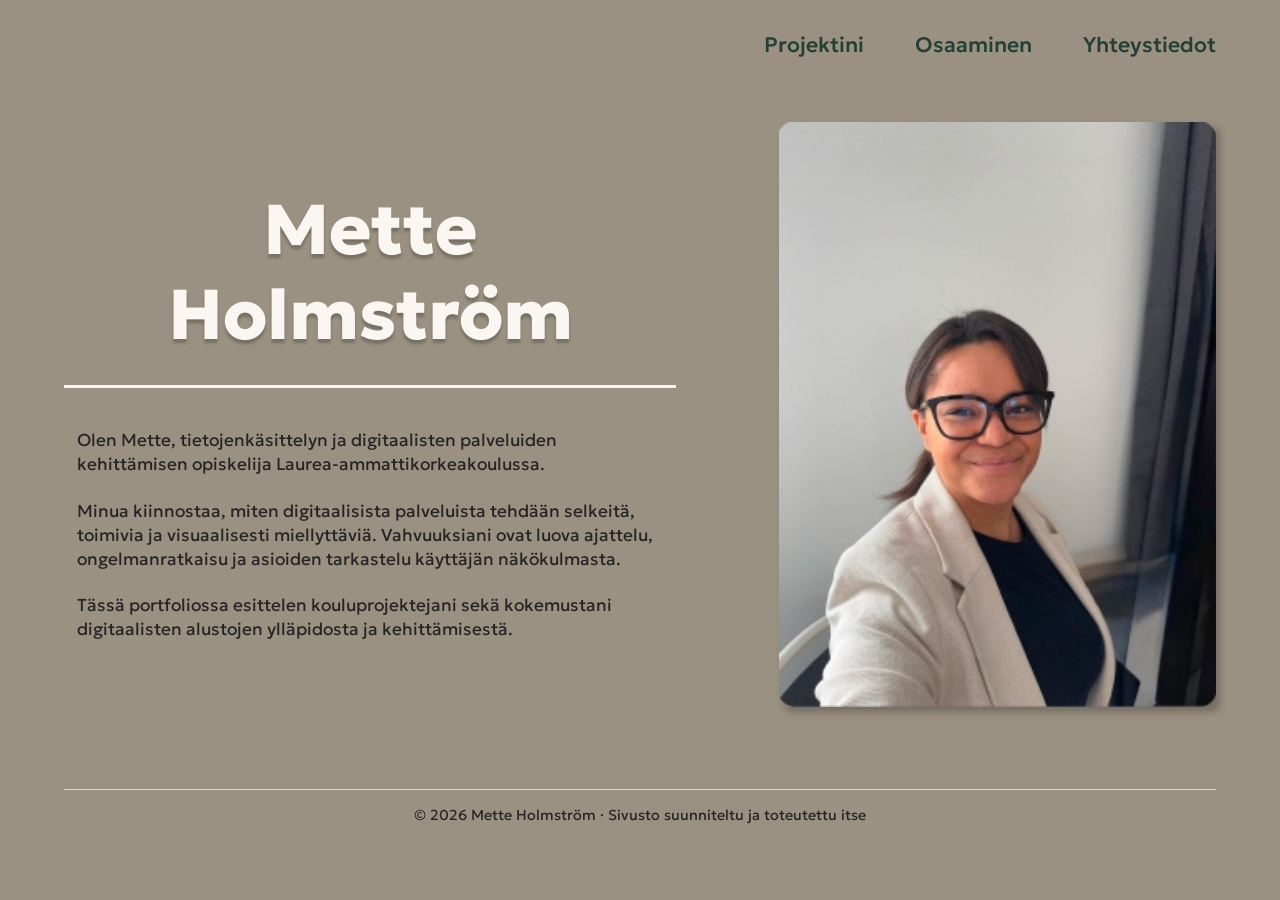
<file: index.html>
<!DOCTYPE html>
<html lang="fi">
<head>
  <meta charset="UTF-8">
  <meta name="viewport" content="width=device-width, initial-scale=1.0">
  <meta name="description" content="Mette Holmströmin portfolio – projektit, osaaminen ja yhteystiedot.">
  <title>Portfolio | Mette Holmström</title>
  <link rel="stylesheet" href="css/styles.css">
  <script src="js/script.js" defer></script>
</head>
<body>
  <div class="portfolio home">
    <header><nav aria-label="Päävalikko"><a href="projektit.html">Projektini</a>
<a href="osaaminen.html">Osaaminen</a>
<a href="yhteystiedot.html">Yhteystiedot</a></nav></header>
    <main>
      <div class="intro-layout">
        <div class="intro-copy">
          <h1>Mette<br>Holmström</h1>
          <div class="intro-text">
            <p>Olen Mette, tietojenkäsittelyn ja digitaalisten palveluiden kehittämisen opiskelija Laurea-ammattikorkeakoulussa.</p>
            <p>Minua kiinnostaa, miten digitaalisista palveluista tehdään selkeitä, toimivia ja visuaalisesti miellyttäviä. Vahvuuksiani ovat luova ajattelu, ongelmanratkaisu ja asioiden tarkastelu käyttäjän näkökulmasta.</p>
            <p>Tässä portfoliossa esittelen kouluprojektejani sekä kokemustani digitaalisten alustojen ylläpidosta ja kehittämisestä.</p>
          </div>
        </div>
        <img class="portrait" src="images/omakuva.jpg" alt="Mette Holmström" width="263" height="352">
      </div>
    </main>
    <footer class="site-footer">
  <p>© 2026 Mette Holmström · Sivusto suunniteltu ja toteutettu itse</p>
</footer>
  </div>
</body>
</html>
</file>
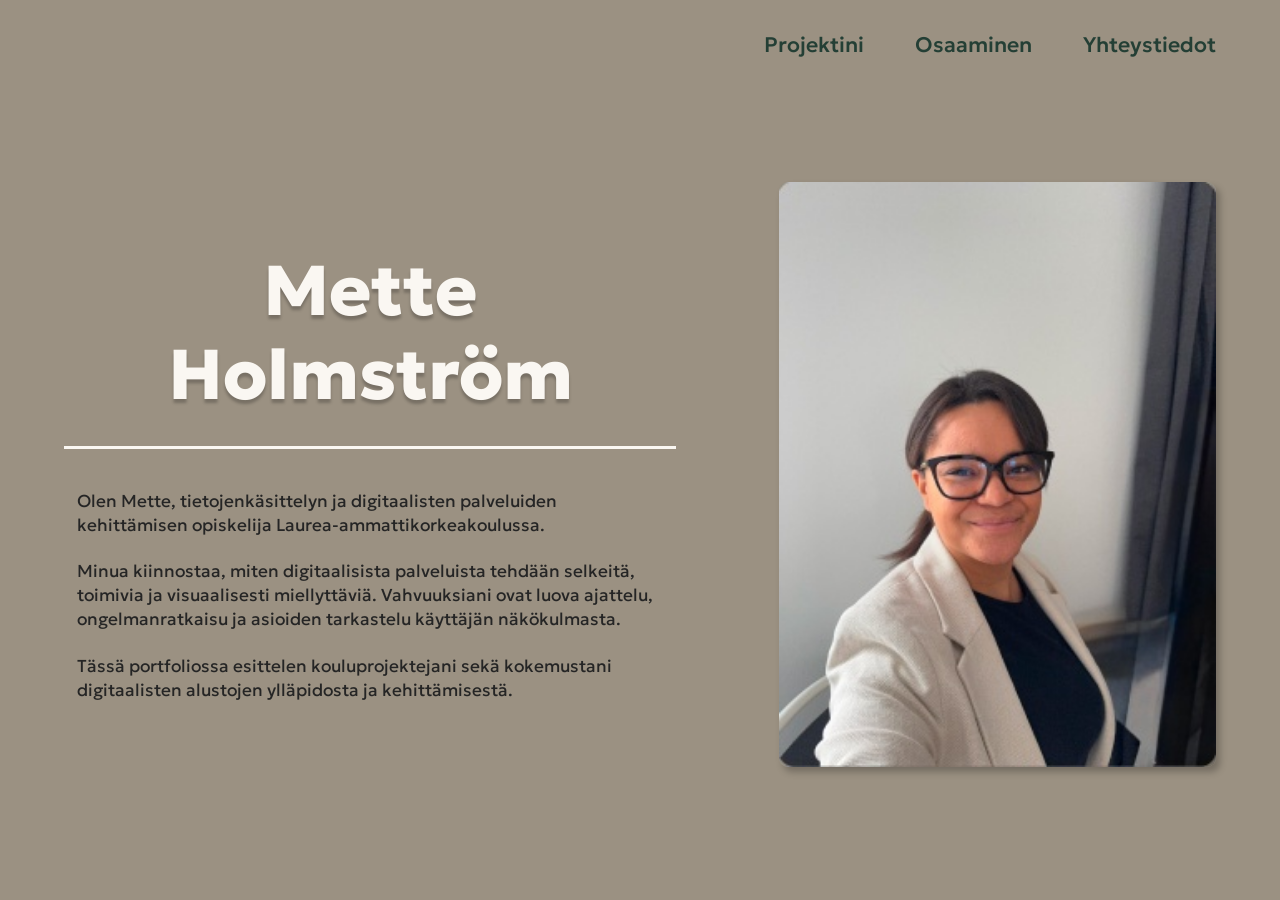
<file: mette-portfolio päivitys/index.html>
<!DOCTYPE html>
<html lang="fi">
<head>
  <meta charset="UTF-8">
  <meta name="viewport" content="width=device-width, initial-scale=1.0">
  <meta name="description" content="Mette Holmströmin portfolio – projektit, osaaminen ja yhteystiedot.">
  <title>Portfolio | Mette Holmström</title>
  <link rel="stylesheet" href="css/styles.css">
  <script src="js/script.js" defer></script>
</head>
<body>
  <div class="portfolio home">
    <header><nav aria-label="Päävalikko"><a href="projektit.html">Projektini</a>
<a href="osaaminen.html">Osaaminen</a>
<a href="yhteystiedot.html">Yhteystiedot</a></nav></header>
    <main>
      <div class="intro-layout">
        <div class="intro-copy">
          <h1>Mette<br>Holmström</h1>
          <div class="intro-text">
            <p>Olen Mette, tietojenkäsittelyn ja digitaalisten palveluiden kehittämisen opiskelija Laurea-ammattikorkeakoulussa.</p>
            <p>Minua kiinnostaa, miten digitaalisista palveluista tehdään selkeitä, toimivia ja visuaalisesti miellyttäviä. Vahvuuksiani ovat luova ajattelu, ongelmanratkaisu ja asioiden tarkastelu käyttäjän näkökulmasta.</p>
            <p>Tässä portfoliossa esittelen kouluprojektejani sekä kokemustani digitaalisten alustojen ylläpidosta ja kehittämisestä.</p>
          </div>
        </div>
        <img class="portrait" src="images/omakuva.jpg" alt="Mette Holmström" width="263" height="352">
      </div></main>
  </div>
</body>
</html>
</file>
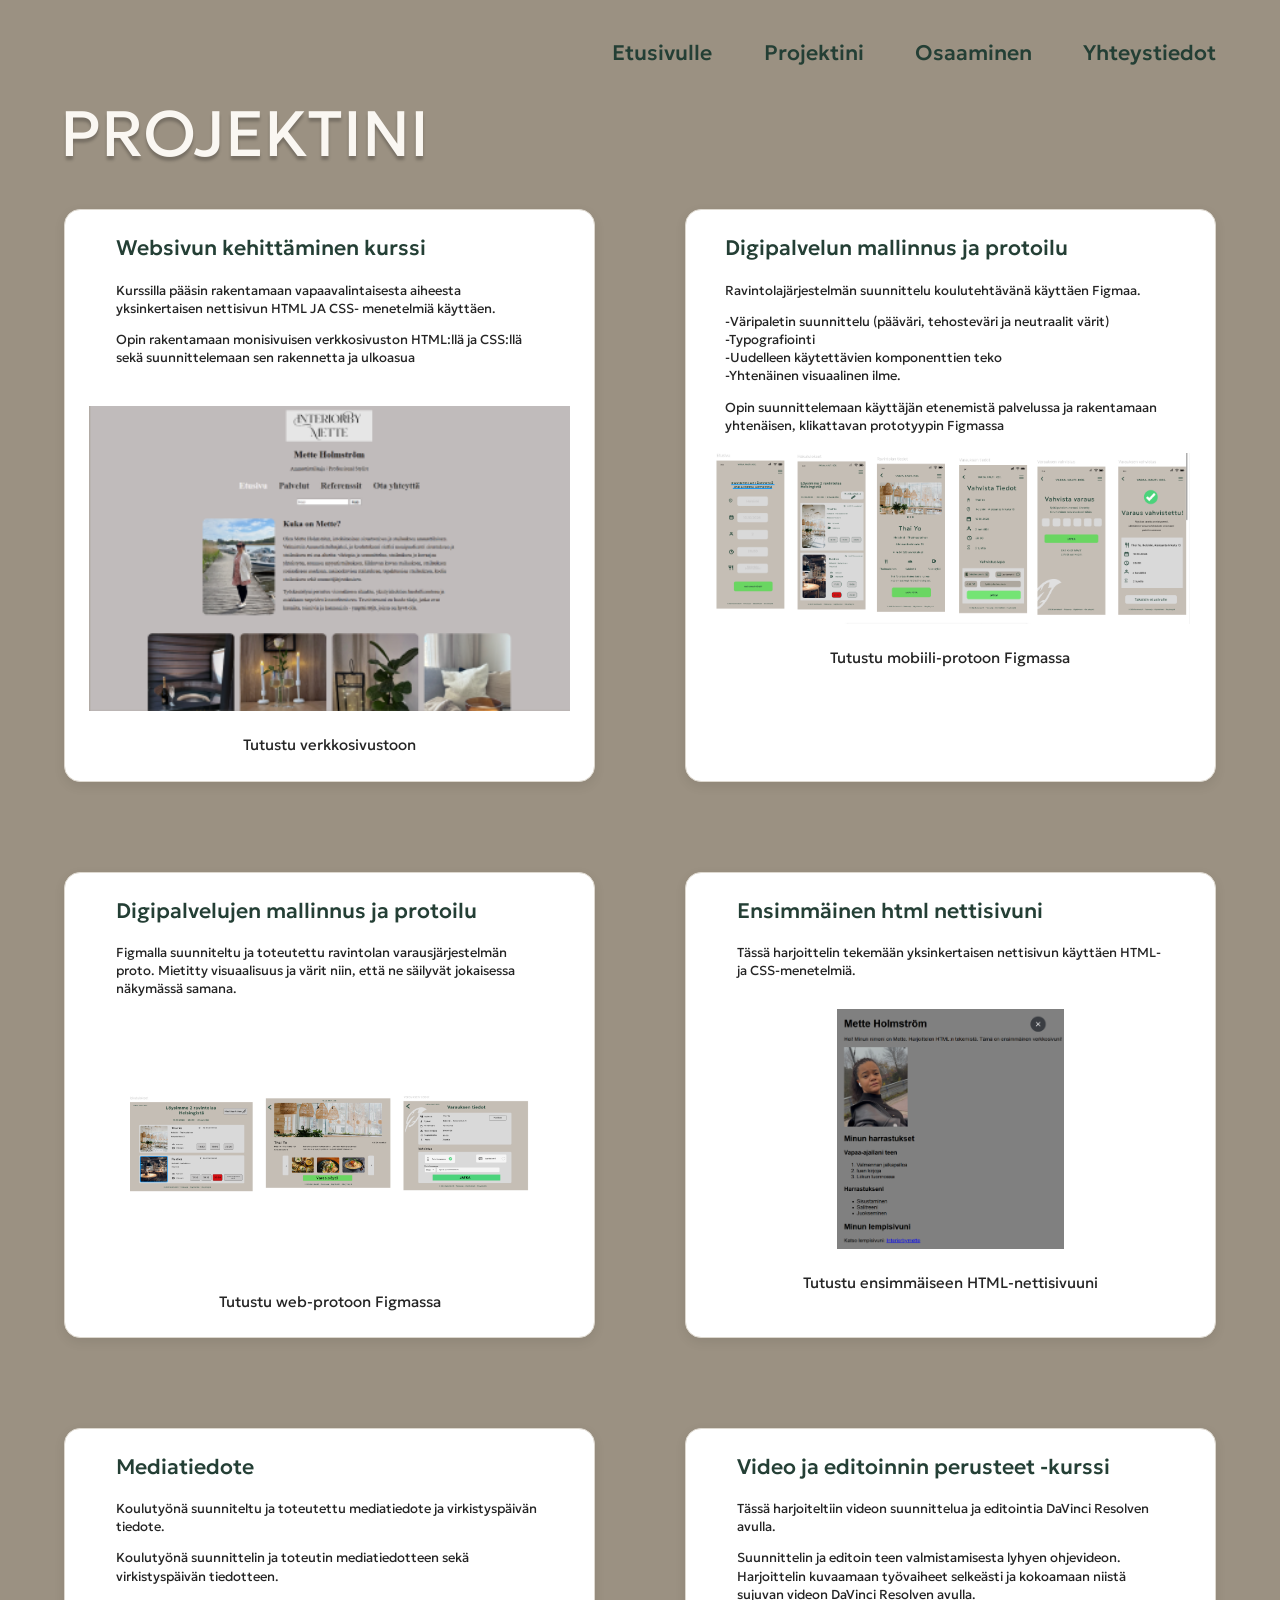
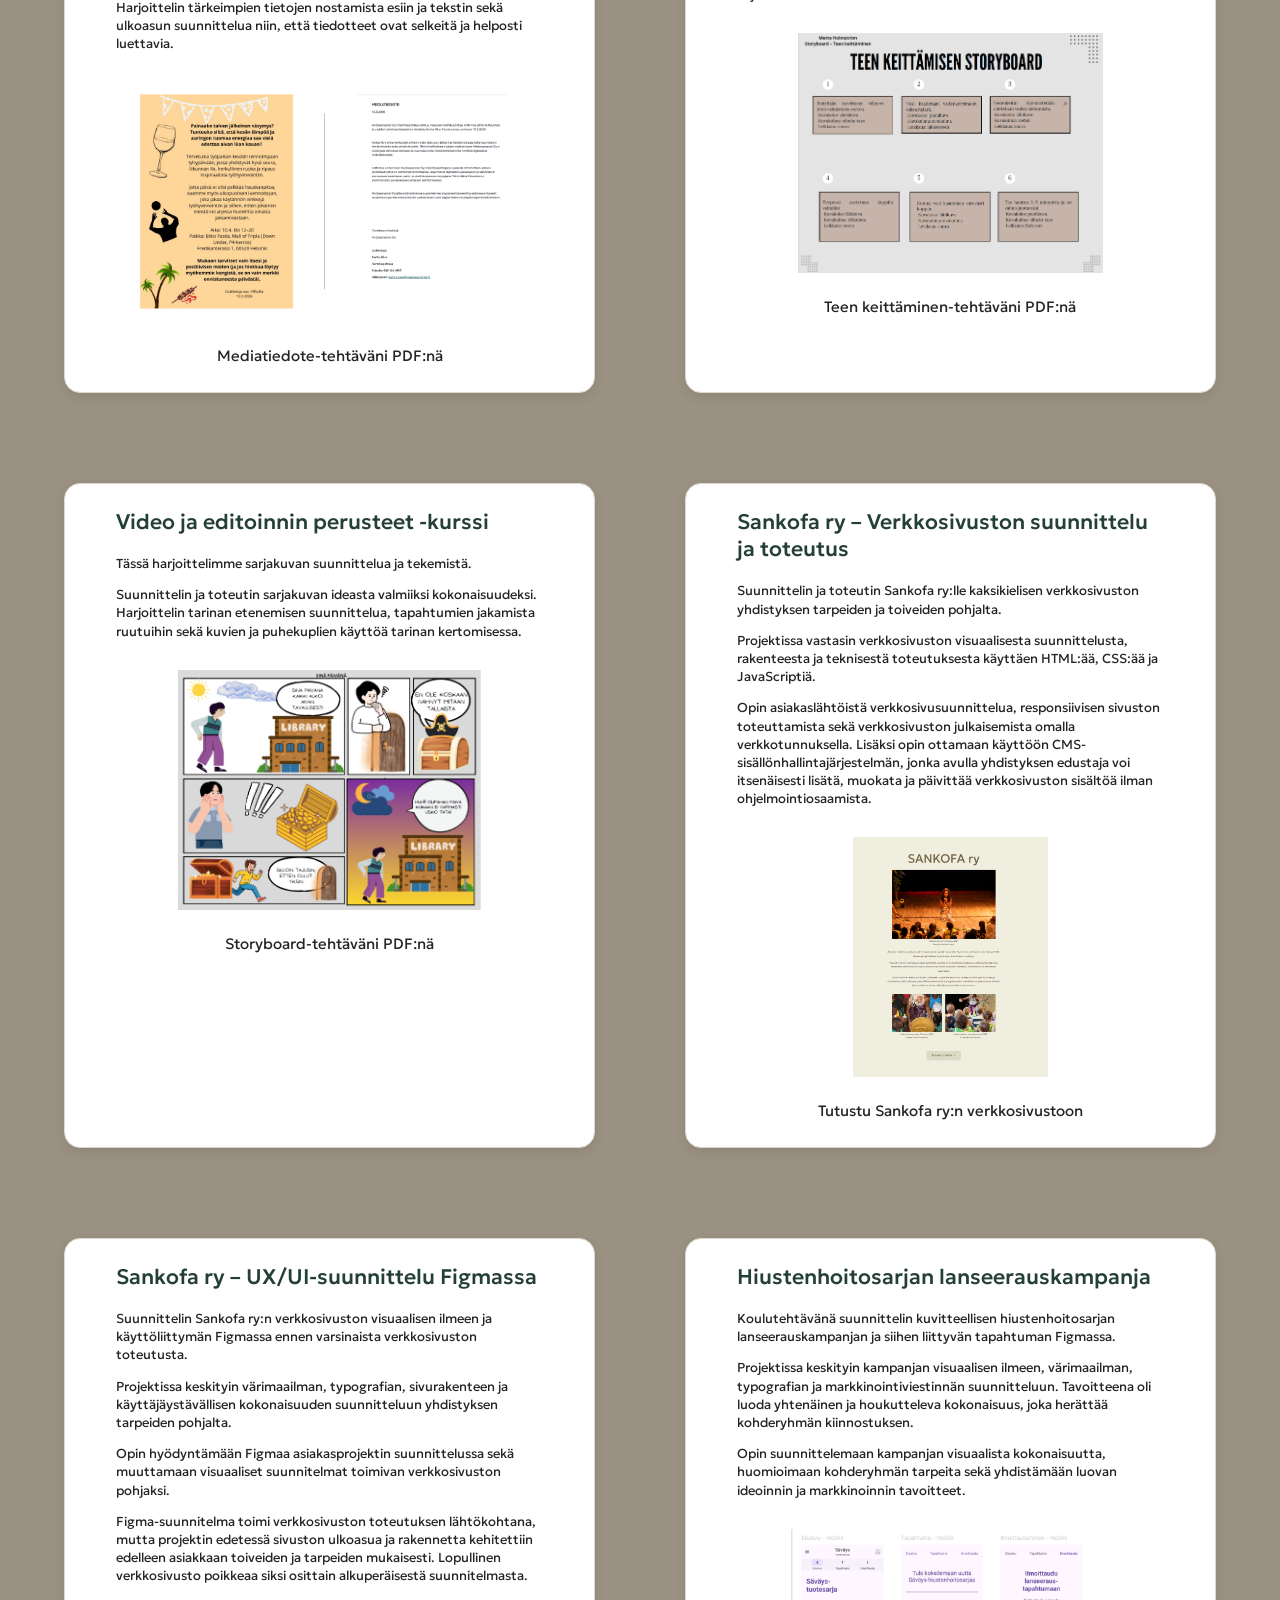
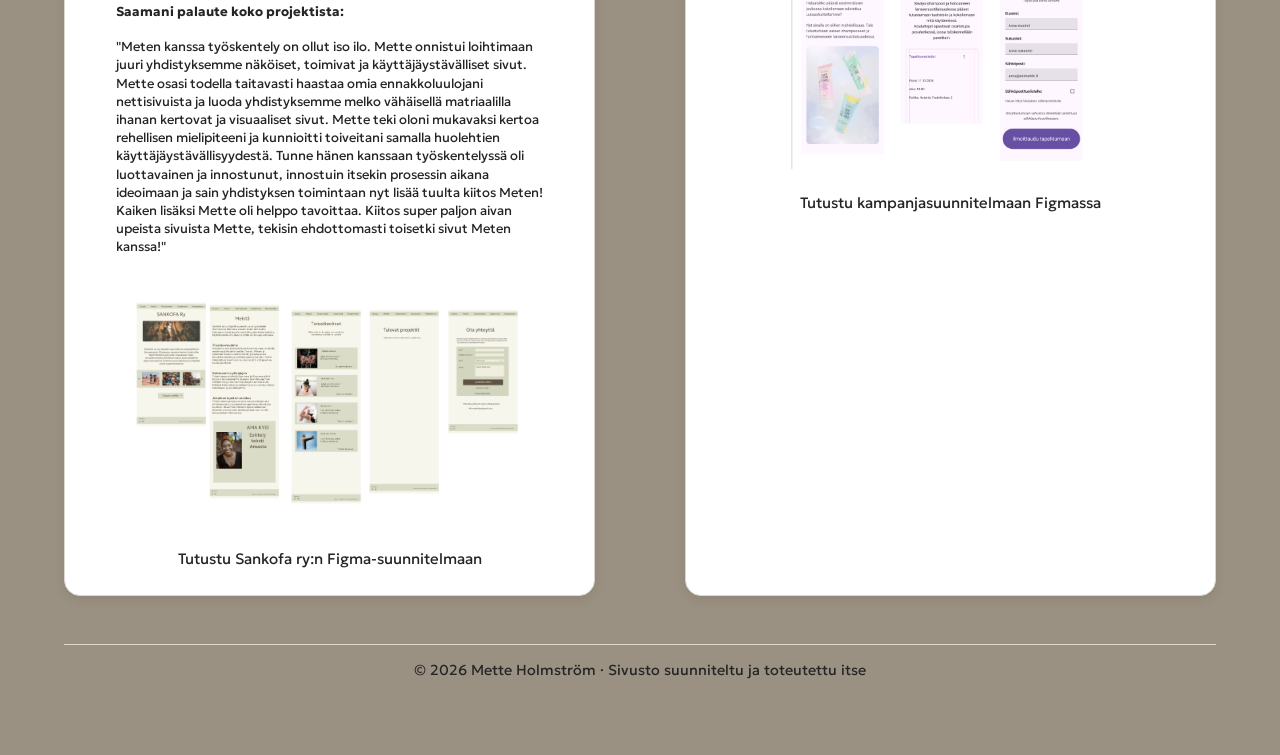
<file: projektit.html>
<!DOCTYPE html>
<html lang="fi">
<head>
  <meta charset="UTF-8">
  <meta name="viewport" content="width=device-width, initial-scale=1.0">
  <meta name="description" content="Mette Holmströmin portfolio – projektit, osaaminen ja yhteystiedot.">
  <title>Projektini | Mette Holmström</title>
  <link rel="stylesheet" href="css/styles.css">
  <script src="js/script.js" defer></script>
</head>
<body>
  <div class="portfolio projects">
    <header>
      <nav aria-label="Päävalikko">
        <a href="index.html">Etusivulle</a>
        <a href="projektit.html" aria-current="page">Projektini</a>
        <a href="osaaminen.html">Osaaminen</a>
        <a href="yhteystiedot.html">Yhteystiedot</a>
      </nav>
    </header>
    <main>
      <h1>PROJEKTINI</h1>
      <div class="projects-grid">
        <article class="project">
          <div class="project-copy">
            <h2>Websivun kehittäminen kurssi</h2>
            <p>Kurssilla pääsin rakentamaan vapaavalintaisesta aiheesta yksinkertaisen nettisivun HTML JA CSS- menetelmiä käyttäen.</p>
            <p>Opin rakentamaan monisivuisen verkkosivuston HTML:llä ja CSS:llä sekä suunnittelemaan sen rakennetta ja ulkoasua</p>
          </div>
          <img src="images/referenssi1.png" alt="Interior by Mette -verkkosivuston etusivu" width="377" height="239">
          <a class="project-link" data-link="websivusto" aria-disabled="true" role="link" title="Linkin osoite lisätään js/script.js-tiedostoon" target="_blank" rel="noopener noreferrer">Tutustu verkkosivustoon</a>
        </article>

        <article class="project">
          <div class="project-copy">
            <h2>Digipalvelun mallinnus ja protoilu</h2>
            <p>Ravintolajärjestelmän suunnittelu koulutehtävänä käyttäen Figmaa.</p>
            <ul class="design-list">
              <li>Väripaletin suunnittelu (pääväri, tehosteväri ja neutraalit värit)</li>
              <li>Typografiointi</li>
              <li>Uudelleen käytettävien komponenttien teko</li>
              <li>Yhtenäinen visuaalinen ilme.</li>
            </ul>
            <p>Opin suunnittelemaan käyttäjän etenemistä palvelussa ja rakentamaan yhtenäisen, klikattavan prototyypin Figmassa</p>
          </div>
          <img src="images/referenssi2.png" alt="Ravintolajärjestelmän Figma-prototyypin kuusi näkymää" width="404" height="181">
          <a class="project-link" href="https://www.figma.com/design/Uyqt47PkV9EQf3n2AGcBfE/Ravintola-varaus--Web?node-id=1-2&amp;t=1EPfFLpC65Qg4VO7-1" target="_blank" rel="noopener noreferrer">Tutustu mobiili-protoon Figmassa</a>
        </article>

        <article class="project project-extra">
          <div class="project-copy">
            <h2>Digipalvelujen mallinnus ja protoilu</h2>
            <p>Figmalla suunniteltu ja toteutettu ravintolan varausjärjestelmän proto. Mietitty visuaalisuus ja värit niin, että ne säilyvät jokaisessa näkymässä samana.</p>
          </div>
          <img src="images/figma.web.png" alt="Figmalla suunniteltu ravintolan varausjärjestelmän prototyyppi">
          <a class="project-link" href="https://www.figma.com/design/Uyqt47PkV9EQf3n2AGcBfE/Ravintola-varaus--Web?node-id=1-2&amp;t=1EPfFLpC65Qg4VO7-1" target="_blank" rel="noopener noreferrer">Tutustu web-protoon Figmassa</a>
        </article>

        <article class="project project-extra">
          <div class="project-copy">
            <h2>Ensimmäinen html nettisivuni</h2>
            <p>Tässä harjoittelin tekemään yksinkertaisen nettisivun käyttäen HTML- ja CSS-menetelmiä.</p>
          </div>
          <img src="images/ekahtml1.png" alt="Ensimmäinen HTML-verkkosivuni">
          <a class="project-link" href="https://me77e.github.io/Websivuston_kehittaminen_syksy_2025/" target="_blank" rel="noopener noreferrer">Tutustu ensimmäiseen HTML-nettisivuuni</a>
        </article>

        <article class="project project-extra">
          <div class="project-copy">
            <h2>Mediatiedote</h2>
            <p>Koulutyönä suunniteltu ja toteutettu mediatiedote ja virkistyspäivän tiedote.</p>
            <p>Koulutyönä suunnittelin ja toteutin mediatiedotteen sekä virkistyspäivän tiedotteen.</p>
            <p>Harjoittelin tärkeimpien tietojen nostamista esiin ja tekstin sekä ulkoasun suunnittelua niin, että tiedotteet ovat selkeitä ja helposti luettavia.</p>
          </div>
          <img src="images/Mediatiedote.png" alt="Koulutyönä tehty mediatiedote">
          <a class="project-link" href="mediatiedote.pdf" target="_blank" rel="noopener noreferrer">Mediatiedote-tehtäväni PDF:nä</a>
        </article>

        <article class="project project-extra">
          <div class="project-copy">
            <h2>Video ja editoinnin perusteet -kurssi</h2>
            <p>Tässä harjoiteltiin videon suunnittelua ja editointia DaVinci Resolven avulla.</p>
            <p>Suunnittelin ja editoin teen valmistamisesta lyhyen ohjevideon. Harjoittelin kuvaamaan työvaiheet selkeästi ja kokoamaan niistä sujuvan videon DaVinci Resolven avulla.</p>
          </div>
          <img src="images/teenkeitto.png" alt="Videon suunnittelua ja editointia">
          <a class="project-link" href="Holmström_Mette_Storyboard.pdf" target="_blank" rel="noopener noreferrer">Teen keittäminen-tehtäväni PDF:nä</a>
        </article>

        <article class="project project-extra">
          <div class="project-copy">
            <h2>Video ja editoinnin perusteet -kurssi</h2>
            <p>Tässä harjoittelimme sarjakuvan suunnittelua ja tekemistä.</p>
            <p>Suunnittelin ja toteutin sarjakuvan ideasta valmiiksi kokonaisuudeksi. Harjoittelin tarinan etenemisen suunnittelua, tapahtumien jakamista ruutuihin sekä kuvien ja puhekuplien käyttöä tarinan kertomisessa.</p>
          </div>
          <img src="images/storyboard.png" alt="Videon storyboard">
          <a class="project-link" href="Holmström_Mette_Sina_Paivana.pdf" target="_blank" rel="noopener noreferrer">Storyboard-tehtäväni PDF:nä</a>
        </article>

<article class="project project-extra">
    <div class="project-copy">
        <h2>Sankofa ry – Verkkosivuston suunnittelu ja toteutus</h2>

        <p>Suunnittelin ja toteutin Sankofa ry:lle kaksikielisen verkkosivuston yhdistyksen tarpeiden ja toiveiden pohjalta.</p>

        <p>Projektissa vastasin verkkosivuston visuaalisesta suunnittelusta, rakenteesta ja teknisestä toteutuksesta käyttäen HTML:ää, CSS:ää ja JavaScriptiä.</p>

        <p>Opin asiakaslähtöistä verkkosivusuunnittelua, responsiivisen sivuston toteuttamista sekä verkkosivuston julkaisemista omalla verkkotunnuksella. 
          Lisäksi opin ottamaan käyttöön CMS-sisällönhallintajärjestelmän, jonka avulla yhdistyksen edustaja voi itsenäisesti lisätä, muokata ja päivittää verkkosivuston sisältöä ilman ohjelmointiosaamista.</p>
    </div>

    <img src="images/sankofa.png" alt="Sankofa ry:n verkkosivuston etusivu">

    <a class="project-link"
       href="https://www.sankofa.fi/"
       target="_blank"
       rel="noopener noreferrer">
       Tutustu Sankofa ry:n verkkosivustoon
    </a>
</article>
     
<article class="project project-extra">
    <div class="project-copy">
        <h2>Sankofa ry – UX/UI-suunnittelu Figmassa</h2>

        <p>Suunnittelin Sankofa ry:n verkkosivuston visuaalisen ilmeen ja käyttöliittymän Figmassa ennen varsinaista verkkosivuston toteutusta.</p>

        <p>Projektissa keskityin värimaailman, typografian, sivurakenteen ja käyttäjäystävällisen kokonaisuuden suunnitteluun yhdistyksen tarpeiden pohjalta.</p>

        <p>Opin hyödyntämään Figmaa asiakasprojektin suunnittelussa sekä muuttamaan visuaaliset suunnitelmat toimivan verkkosivuston pohjaksi.</p>

        <p>Figma-suunnitelma toimi verkkosivuston toteutuksen lähtökohtana, mutta projektin edetessä sivuston ulkoasua ja rakennetta kehitettiin edelleen asiakkaan toiveiden ja tarpeiden mukaisesti. 
          Lopullinen verkkosivusto poikkeaa siksi osittain alkuperäisestä suunnitelmasta. </p>
         <h4>Saamani palaute koko projektista:</h4>
        <p>"Meten kanssa työskentely on ollut iso ilo. Mette onnistui loihtimaan juuri yhdistyksemme näköiset, toimivat ja käyttäjäystävälliset sivut. 
          Mette osasi todella taitavasti haastaa omia ennakkoluulojani nettisivuista ja luoda yhdistyksemme melko vähäisellä matriaalilla ihanan kertovat ja visuaaliset sivut. 
          Mette teki oloni mukavaksi kertoa rehellisen mielipiteeni ja kunnioitti toiveitani samalla huolehtien käyttäjäystävällisyydestä. 
          Tunne hänen kanssaan työskentelyssä oli luottavainen ja innostunut, innostuin itsekin prosessin aikana ideoimaan ja sain yhdistyksen toimintaan nyt lisää tuulta kiitos Meten! 
          Kaiken lisäksi Mette oli helppo tavoittaa. Kiitos super paljon aivan upeista sivuista Mette, tekisin ehdottomasti toisetki sivut Meten kanssa!" </p>  
    </div>

    <img src="images/sankofa-figma.png"
         alt="Sankofa ry:n verkkosivuston Figma-suunnitelma">

    <a class="project-link"
       href="https://www.figma.com/design/NZolTmctZ0navwYpBjfiJC/Sankofa-ry?node-id=0-1&amp;t=SXPNHeOlG1TFfbqH-1"
       target="_blank"
       rel="noopener noreferrer">
       Tutustu Sankofa ry:n Figma-suunnitelmaan
    </a>
</article>

<article class="project project-extra">
    <div class="project-copy">
        <h2>Hiustenhoitosarjan lanseerauskampanja</h2>

        <p>Koulutehtävänä suunnittelin kuvitteellisen hiustenhoitosarjan lanseerauskampanjan ja siihen liittyvän tapahtuman Figmassa.</p>

        <p>Projektissa keskityin kampanjan visuaalisen ilmeen, värimaailman, typografian ja markkinointiviestinnän suunnitteluun. Tavoitteena oli luoda yhtenäinen ja houkutteleva kokonaisuus, joka herättää kohderyhmän kiinnostuksen.</p>

        <p>Opin suunnittelemaan kampanjan visuaalista kokonaisuutta, huomioimaan kohderyhmän tarpeita sekä yhdistämään luovan ideoinnin ja markkinoinnin tavoitteet.</p>
    </div>

    <img src="images/kampanja.png"
         alt="Hiustenhoitosarjan lanseerauskampanjan Figma-suunnitelma">

    <a class="project-link"
       href="https://www.figma.com/design/FnMUXZCDezpEmvRx4Ump8k/Kampanja?node-id=107-711&amp;t=3UUkltjd34G5LOYS-1"
       target="_blank"
       rel="noopener noreferrer">
       Tutustu kampanjasuunnitelmaan Figmassa
    </a>
</article>
      </div>
    </main>
    <footer class="site-footer">
      <p>© 2026 Mette Holmström · Sivusto suunniteltu ja toteutettu itse</p>
    </footer>
  </div>
</body>
</html>
</file>
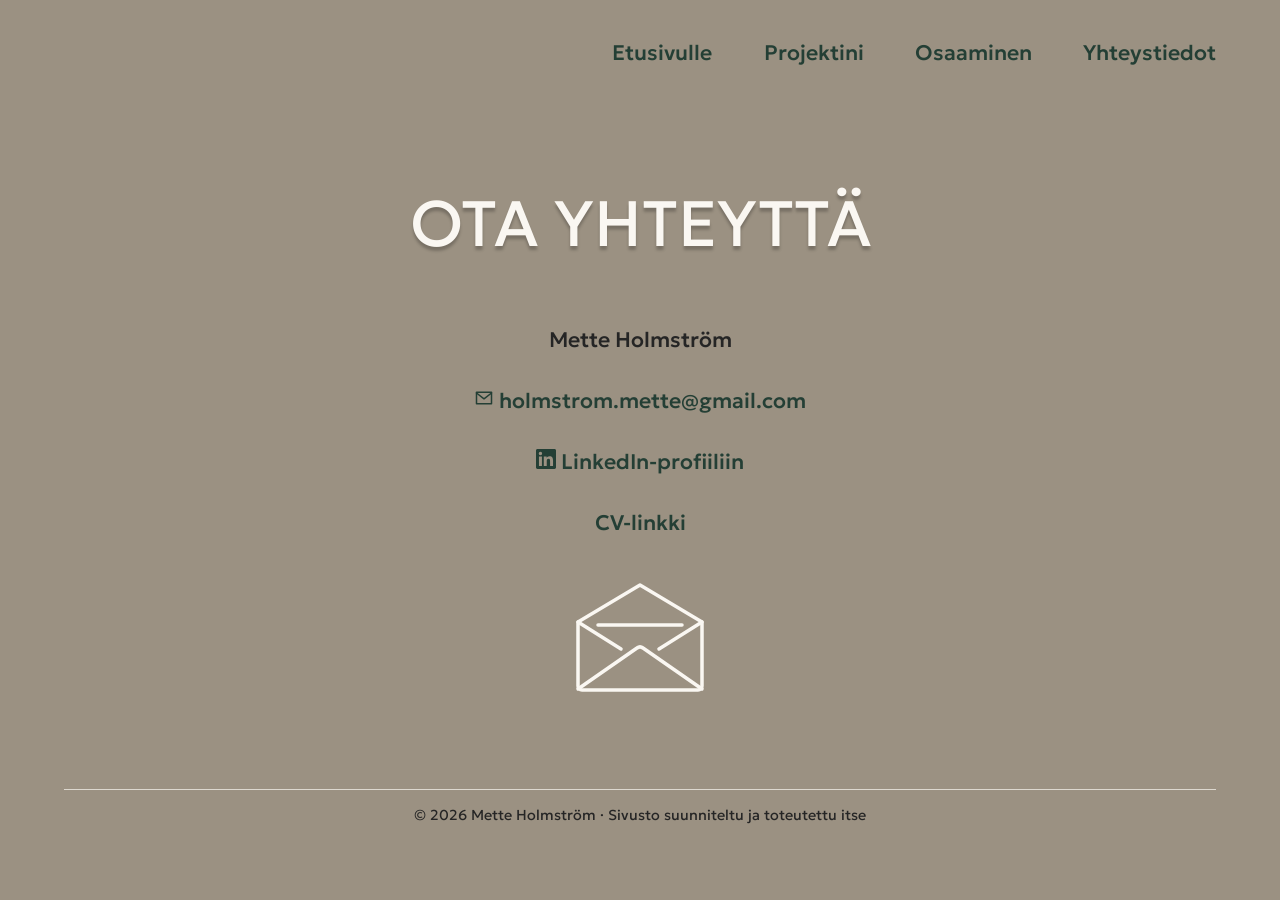
<file: yhteystiedot.html>
<!DOCTYPE html>
<html lang="fi">
<head>
  <meta charset="UTF-8">
  <meta name="viewport" content="width=device-width, initial-scale=1.0">
  <meta name="description" content="Mette Holmströmin portfolio – projektit, osaaminen ja yhteystiedot.">
  <title>Yhteystiedot | Mette Holmström</title>
  <link rel="stylesheet" href="css/styles.css">
  <script src="js/script.js" defer></script>
</head>
<body>
  <div class="portfolio contact">
    <header><nav aria-label="Päävalikko"><a href="index.html">Etusivulle</a>
<a href="projektit.html">Projektini</a>
<a href="osaaminen.html">Osaaminen</a>
<a href="yhteystiedot.html" aria-current="page">Yhteystiedot</a></nav></header>
    <main>
      <h1>OTA YHTEYTTÄ</h1>
      <div class="contact-details">
        <p>Mette Holmström</p>
        <a href="mailto:holmstrom.mette@gmail.com"><svg viewBox="0 0 24 24" width="20" height="20" fill="none" stroke="currentColor" stroke-width="1.8" stroke-linecap="round" stroke-linejoin="round" aria-hidden="true"><path d="M3 5h18v14H3z"></path><path d="m3 6 9 7 9-7"></path></svg> holmstrom.mette@gmail.com</a>
        <a data-link="linkedin" aria-disabled="true" role="link" title="Linkin osoite lisätään js/script.js-tiedostoon" target="_blank" rel="noopener noreferrer"><svg viewBox="0 0 24 24" width="20" height="20" fill="currentColor" aria-hidden="true"><path d="M20.45 20.45h-3.56v-5.57c0-1.33-.03-3.04-1.85-3.04-1.85 0-2.14 1.45-2.14 2.94v5.67H9.35V9h3.41v1.56h.05c.48-.9 1.64-1.85 3.37-1.85 3.6 0 4.27 2.37 4.27 5.46v6.28ZM5.34 7.43a2.06 2.06 0 1 1 0-4.12 2.06 2.06 0 0 1 0 4.12ZM7.12 20.45H3.56V9h3.56v11.45ZM22.23 0H1.77C.79 0 0 .77 0 1.73v20.54C0 23.23.79 24 1.77 24h20.45c.98 0 1.78-.77 1.78-1.73V1.73C24 .77 23.2 0 22.23 0Z"></path></svg> LinkedIn-profiiliin</a>
        <a data-link="cv" aria-disabled="true" role="link" title="Linkin osoite lisätään js/script.js-tiedostoon" target="_blank" rel="noopener noreferrer">CV-linkki</a>
      </div>
      <svg class="envelope" viewBox="0 0 132 116" fill="none" aria-hidden="true">
        <g stroke="currentColor" stroke-width="3.5" stroke-linecap="round" stroke-linejoin="round">
          <path d="M4 43 66 6l62 37v64a4 4 0 0 1-4 4H8a4 4 0 0 1-4-4V43Z"/>
          <path d="m4 43 43 27M128 43 85 70M4 110l59-41a5 5 0 0 1 6 0l59 41M24 46h84"/>
        </g>
      </svg>
    </main>
    <footer class="site-footer">
  <p>© 2026 Mette Holmström · Sivusto suunniteltu ja toteutettu itse</p>
</footer>
  </div>
</body>
</html>
</file>
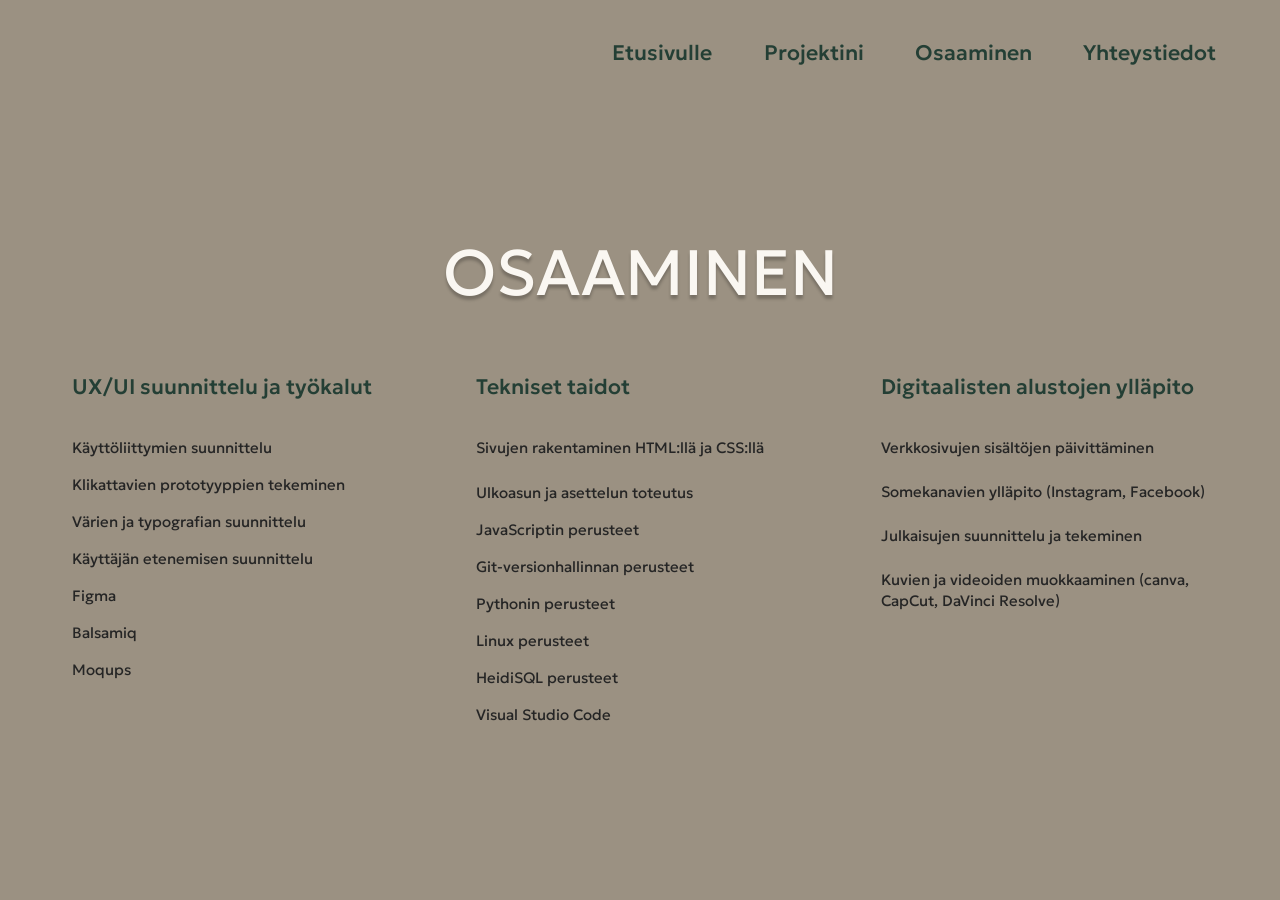
<file: mette-portfolio päivitys/osaaminen.html>
<!DOCTYPE html>
<html lang="fi">
<head>
  <meta charset="UTF-8">
  <meta name="viewport" content="width=device-width, initial-scale=1.0">
  <meta name="description" content="Mette Holmströmin portfolio – projektit, osaaminen ja yhteystiedot.">
  <title>Osaaminen | Mette Holmström</title>
  <link rel="stylesheet" href="css/styles.css">
  <script src="js/script.js" defer></script>
</head>
<body>
  <div class="portfolio skills">
    <header><nav aria-label="Päävalikko"><a href="index.html">Etusivulle</a>
<a href="projektit.html">Projektini</a>
<a href="osaaminen.html" aria-current="page">Osaaminen</a>
<a href="yhteystiedot.html">Yhteystiedot</a></nav></header>
    <main>
      <h1>OSAAMINEN</h1>
      <div class="skills-grid">
        <section>
          <h2>UX/UI suunnittelu ja työkalut</h2>
          <ul>
            <li>Käyttöliittymien suunnittelu</li>
            <li>Klikattavien prototyyppien tekeminen</li>
            <li>Värien ja typografian suunnittelu</li>
            <li>Käyttäjän etenemisen suunnittelu</li>
            <li>Figma</li><li>Balsamiq</li><li>Moqups</li>
          </ul>
        </section>
        <section>
          <h2>Tekniset taidot</h2>
          <ul>
            <li>Sivujen rakentaminen HTML:llä ja CSS:llä</li>
            <li>Ulkoasun ja asettelun toteutus</li>
            <li>JavaScriptin perusteet</li>
            <li>Git-versionhallinnan perusteet</li>
            <li>Pythonin perusteet</li>
            <li>Linux perusteet</li>
            <li>HeidiSQL perusteet</li>
            <li>Visual Studio Code</li>
          </ul>
        </section>
        <section>
          <h2>Digitaalisten alustojen ylläpito</h2>
          <ul>
            <li>Verkkosivujen sisältöjen päivittäminen</li>
            <li>Somekanavien ylläpito (Instagram, Facebook)</li>
            <li>Julkaisujen suunnittelu ja tekeminen</li>
            <li>Kuvien ja videoiden muokkaaminen (canva, CapCut, DaVinci Resolve)</li>
          </ul>
        </section>
      </div></main>
  </div>
</body>
</html>
</file>
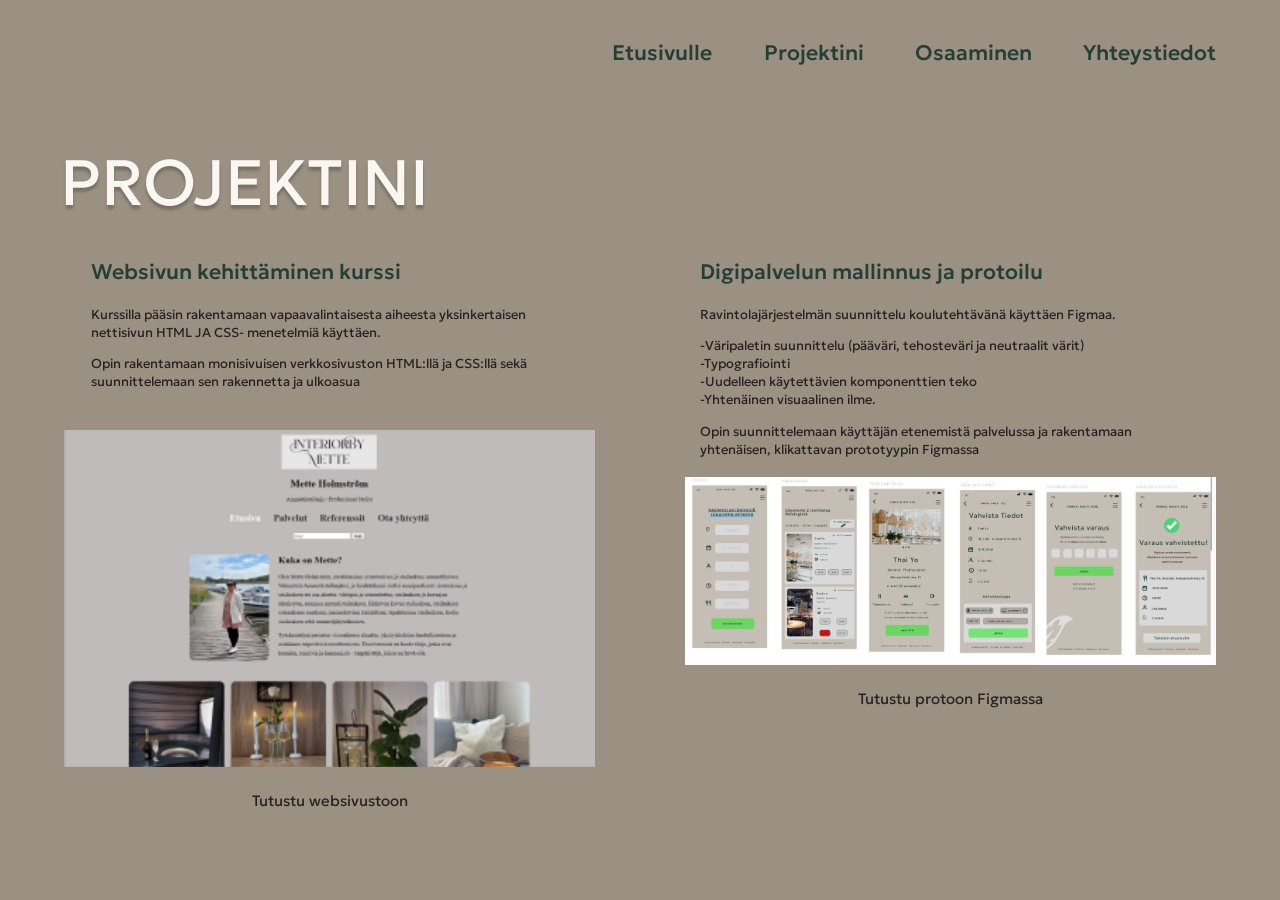
<file: mette-portfolio päivitys/projektit.html>
<!DOCTYPE html>
<html lang="fi">
<head>
  <meta charset="UTF-8">
  <meta name="viewport" content="width=device-width, initial-scale=1.0">
  <meta name="description" content="Mette Holmströmin portfolio – projektit, osaaminen ja yhteystiedot.">
  <title>Projektini | Mette Holmström</title>
  <link rel="stylesheet" href="css/styles.css">
  <script src="js/script.js" defer></script>
</head>
<body>
  <div class="portfolio projects">
    <header><nav aria-label="Päävalikko"><a href="index.html">Etusivulle</a>
<a href="projektit.html" aria-current="page">Projektini</a>
<a href="osaaminen.html">Osaaminen</a>
<a href="yhteystiedot.html">Yhteystiedot</a></nav></header>
    <main>
      <h1>PROJEKTINI</h1>
      <div class="projects-grid">
        <article class="project">
          <div class="project-copy">
            <h2>Websivun kehittäminen kurssi</h2>
            <p>Kurssilla pääsin rakentamaan vapaavalintaisesta aiheesta yksinkertaisen nettisivun HTML JA CSS- menetelmiä käyttäen.</p>
            <p>Opin rakentamaan monisivuisen verkkosivuston HTML:llä ja CSS:llä sekä suunnittelemaan sen rakennetta ja ulkoasua</p>
          </div>
          <img src="images/referenssi1.png" alt="Interior by Mette -verkkosivuston etusivu" width="377" height="239">
          <a class="project-link" data-link="websivusto" aria-disabled="true" role="link" title="Linkin osoite lisätään js/script.js-tiedostoon">Tutustu websivustoon</a>
        </article>
        <article class="project">
          <div class="project-copy">
            <h2>Digipalvelun mallinnus ja protoilu</h2>
            <p>Ravintolajärjestelmän suunnittelu koulutehtävänä käyttäen Figmaa.</p>
            <ul class="design-list">
              <li>Väripaletin suunnittelu (pääväri, tehosteväri ja neutraalit värit)</li>
              <li>Typografiointi</li>
              <li>Uudelleen käytettävien komponenttien teko</li>
              <li>Yhtenäinen visuaalinen ilme.</li>
            </ul>
            <p>Opin suunnittelemaan käyttäjän etenemistä palvelussa ja rakentamaan yhtenäisen, klikattavan prototyypin Figmassa</p>
          </div>
          <img src="images/referenssi2.png" alt="Ravintolajärjestelmän Figma-prototyypin kuusi näkymää" width="404" height="181">
          <a class="project-link" data-link="figma" aria-disabled="true" role="link" title="Linkin osoite lisätään js/script.js-tiedostoon">Tutustu protoon Figmassa</a>
        </article>
      </div></main>
  </div>
</body>
</html>
</file>
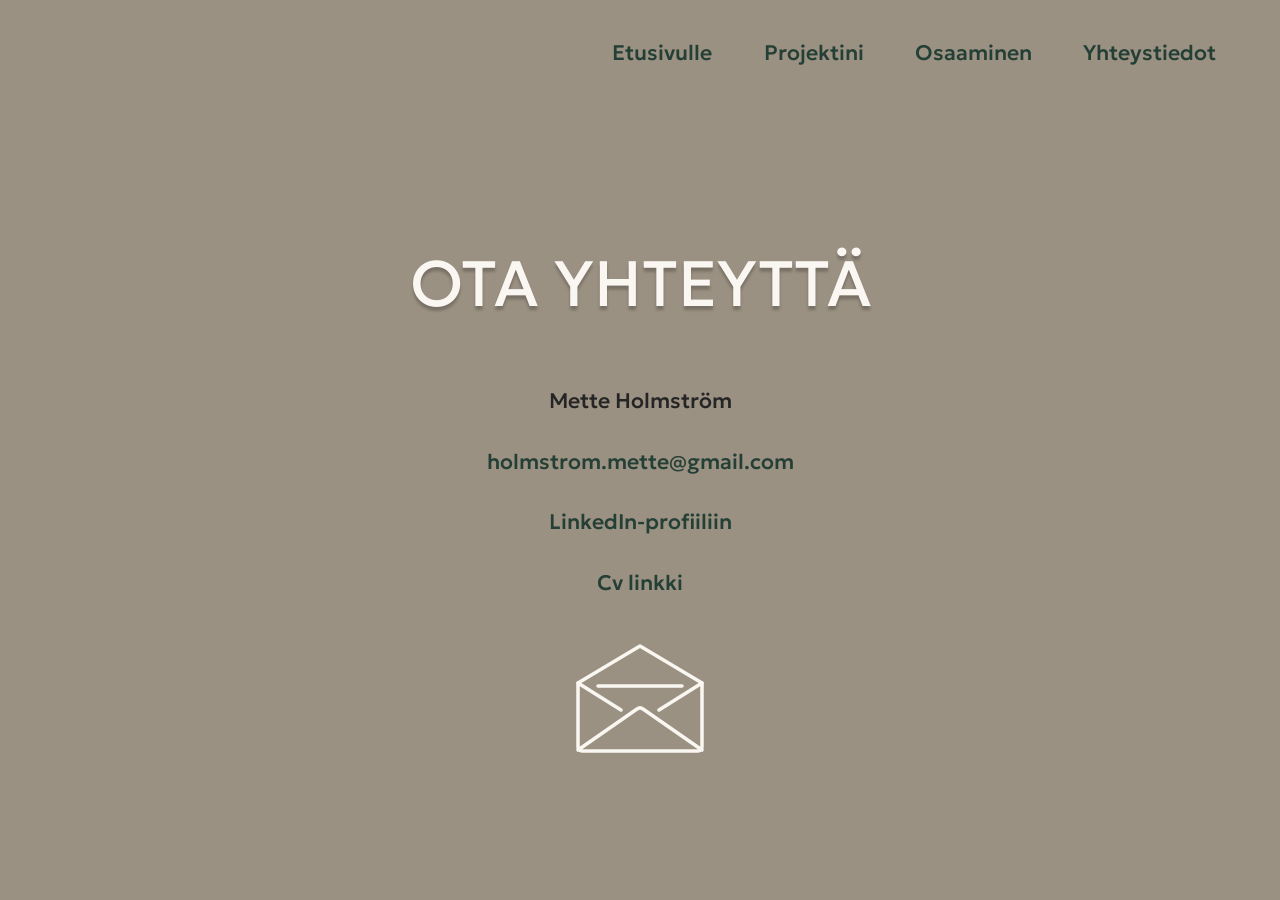
<file: mette-portfolio päivitys/yhteystiedot.html>
<!DOCTYPE html>
<html lang="fi">
<head>
  <meta charset="UTF-8">
  <meta name="viewport" content="width=device-width, initial-scale=1.0">
  <meta name="description" content="Mette Holmströmin portfolio – projektit, osaaminen ja yhteystiedot.">
  <title>Yhteystiedot | Mette Holmström</title>
  <link rel="stylesheet" href="css/styles.css">
  <script src="js/script.js" defer></script>
</head>
<body>
  <div class="portfolio contact">
    <header><nav aria-label="Päävalikko"><a href="index.html">Etusivulle</a>
<a href="projektit.html">Projektini</a>
<a href="osaaminen.html">Osaaminen</a>
<a href="yhteystiedot.html" aria-current="page">Yhteystiedot</a></nav></header>
    <main>
      <h1>OTA YHTEYTTÄ</h1>
      <div class="contact-details">
        <p>Mette Holmström</p>
        <a href="mailto:holmstrom.mette@gmail.com">holmstrom.mette@gmail.com</a>
        <a data-link="linkedin" aria-disabled="true" role="link" title="Linkin osoite lisätään js/script.js-tiedostoon">LinkedIn-profiiliin</a>
        <a data-link="cv" aria-disabled="true" role="link" title="Linkin osoite lisätään js/script.js-tiedostoon">Cv linkki</a>
      </div>
      <svg class="envelope" viewBox="0 0 132 116" fill="none" aria-hidden="true">
        <g stroke="currentColor" stroke-width="3.5" stroke-linecap="round" stroke-linejoin="round">
          <path d="M4 43 66 6l62 37v64a4 4 0 0 1-4 4H8a4 4 0 0 1-4-4V43Z"/>
          <path d="m4 43 43 27M128 43 85 70M4 110l59-41a5 5 0 0 1 6 0l59 41M24 46h84"/>
        </g>
      </svg></main>
  </div>
</body>
</html>
</file>
<file: css/styles.css>
/* Kaikkien sivujen yhteiset tyylit. */
@font-face { font-family: 'Geologica'; font-style: normal; font-weight: 400; font-display: swap; src: url('../fonts/geologica-400.ttf') format('truetype'); }
@font-face { font-family: 'Geologica'; font-style: normal; font-weight: 500; font-display: swap; src: url('../fonts/geologica-500.ttf') format('truetype'); }
@font-face { font-family: 'Geologica'; font-style: normal; font-weight: 700; font-display: swap; src: url('../fonts/geologica-700.ttf') format('truetype'); }
@font-face { font-family: 'Geologica'; font-style: normal; font-weight: 800; font-display: swap; src: url('../fonts/geologica-800.ttf') format('truetype'); }

:root {
  --background: #9b9182;
  --heading: #FAF7F2;
  --subheading: #243F35;
  --text: #252525;
}
* { box-sizing: border-box; }
html { font-family: 'Geologica', sans-serif; color: var(--text); background: var(--background); }
body { margin: 0; }
a { color: inherit; text-decoration: none; }
a[href]:hover { text-decoration: underline; text-underline-offset: 6px; }
a[href]:focus-visible { outline: 2px solid var(--heading); outline-offset: 6px; border-radius: 2px; }
a[aria-disabled='true'] { cursor: default; }
.portfolio {
  width: 100%;
  min-height: 100vh;
  min-height: 100svh;
  padding: clamp(24px, 3vw, 48px) clamp(24px, 5vw, 96px);
  background: var(--background);
  display: flex;
  flex-direction: column;
}
header, main { width: 100%; max-width: 1440px; margin-inline: auto; }
main { flex: 1; display: flex; flex-direction: column; justify-content: center; }
.home main { padding-block: 32px; }
header { min-height: 40px; }
nav { display: flex; justify-content: flex-end; align-items: center; gap: clamp(28px, 4vw, 76px); color: var(--subheading); font-size: clamp(21px, 1.65vw, 28px); font-weight: 500; line-height: 1.4; }
h1 { margin: 18px 0 35px; color: var(--heading); font-size: clamp(62px, 5vw, 88px); line-height: 1.2; font-weight: 400; text-shadow: 0 4px 3px #0000003b; }
h2 { margin: 0 0 20px; color: var(--subheading); font-size: clamp(21px, 1.65vw, 28px); line-height: 1.3; font-weight: 500; }
p { margin: 0 0 22px; }
/* Etusivu */
.home { padding-top: 30px; }
.intro-layout { display: grid; grid-template-columns: minmax(0, 1.4fr) minmax(0, 1fr); gap: clamp(45px, 8vw, 150px); align-items: center; }
.intro-copy h1 { margin: 18px 0 40px; padding: 0 0 29px; border-bottom: 3px solid var(--heading); text-align: center; font-size: clamp(64px, 5.5vw, 100px); font-weight: 800; line-height: 1.2; }
.intro-text { padding: 0 13px; font-size: clamp(17px, 1.35vw, 24px); line-height: 1.4; }
.intro-text p:last-child { margin-bottom: 0; }
.portrait { display: block; width: min(100%, 480px); height: auto; aspect-ratio: 263 / 352; justify-self: center; object-fit: cover; border-radius: 9px; box-shadow: 4px 5px 7px #00000040; transform: translateY(9px); }
/* Projektini */
.projects h1 { margin-left: -4px; margin-bottom: 36px; }
.projects-grid { display: grid; grid-template-columns: 1fr 1fr; gap: clamp(40px, 7vw, 130px); }
.project { min-width: 0; }
.project-copy { padding: 0 27px; font-size: clamp(13px, 1vw, 18px); line-height: 1.4; }
.project h2 { white-space: normal; margin-bottom: 20px; }
.project p { margin-bottom: 13px; }
.project img { display: block; width: 100%; height: auto; margin-top: 39px; }
.project:nth-child(2) .project-copy { padding: 0 15px; }
.project:nth-child(2) img { margin-top: 18px; }
.project-link { display: block; margin-top: 23px; text-align: center; font-size: clamp(15px, 1.1vw, 20px); line-height: 1.5; }
.design-list { list-style: none; margin: 0 0 13px; padding: 0; }
.design-list li::before { content: '-'; }
/* Osaaminen */
.skills h1 { text-align: center; margin-top: 36px; margin-bottom: 62px; }
.skills-grid { display: grid; grid-template-columns: repeat(3, 1fr); gap: clamp(40px, 6vw, 110px); padding: 0 8px; }
.skills-grid h2 { min-height: 55px; margin-bottom: 9px; }
.skills-grid ul { list-style: none; padding: 0; margin: 0; font-size: clamp(15px, 1.1vw, 20px); line-height: 1.4; }
.skills-grid li { margin-bottom: 16px; }
.skills-grid section:nth-child(2) li:first-child { margin-bottom: 24px; }
.skills-grid section:nth-child(3) li { margin-bottom: 23px; }
/* Yhteystiedot */
.contact h1 { margin-top: 62px; margin-bottom: 61px; text-align: center; }
.contact-details { display: flex; flex-direction: column; align-items: center; gap: 27px; text-align: center; font-size: clamp(21px, 1.65vw, 28px); font-weight: 500; line-height: 1.6; }
.contact-details p { margin: 0; }
.contact-details a { color: var(--subheading); }
.envelope { display: block; width: 132px; height: 116px; margin: 40px auto 0; color: var(--heading); }
/* Pienemmillä näytöillä sisältö asettuu väljemmin ja lopulta allekkain. */
@media (max-width: 960px) {
  .portfolio { padding-left: 32px; padding-right: 32px; }
  nav { gap: 28px; font-size: 18px; }
  .intro-layout { grid-template-columns: minmax(0, 1fr) 30%; gap: 45px; }
  .portrait { width: 100%; height: auto; }
  .intro-copy h1 { font-size: clamp(40px, 6.4vw, 64px); }
  .projects-grid { gap: 40px; }
  .project-copy, .project:nth-child(2) .project-copy { padding: 0; font-size: 12px; }
  .project h2 { white-space: normal; }
  .skills-grid { gap: 40px; padding: 0; }
}
@media (max-width: 650px) {
  .portfolio { min-height: 100svh; padding: 23px 24px 36px; }
  nav { justify-content: center; flex-wrap: wrap; gap: 12px 20px; font-size: 15px; }
  h1 { font-size: clamp(32px, 8vw, 48px); overflow-wrap: anywhere; }
  h2 { font-size: 20px; }
  .intro-layout { display: flex; flex-direction: column; gap: 32px; }
  .intro-copy h1 { margin-top: 32px; margin-bottom: 28px; padding-bottom: 24px; font-size: clamp(38px, 10vw, 60px); }
  .intro-text { padding: 0; font-size: 16px; line-height: 1.5; }
  .portrait { width: min(100%, 263px); height: auto; transform: none; }
  .projects h1 { margin: 32px 0; }
  .projects-grid, .skills-grid { grid-template-columns: 1fr; gap: 38px; }
  .project-copy, .project:nth-child(2) .project-copy { font-size: 14px; line-height: 1.5; }
  .project h2 { margin-bottom: 16px; }
  .project img, .project:nth-child(2) img { margin-top: 23px; }
  .project-link { font-size: 15px; margin-top: 17px; }
  .skills h1 { margin-top: 36px; margin-bottom: 38px; }
  .skills-grid h2 { min-height: auto; margin-bottom: 20px; }
  .skills-grid ul { font-size: 15px; line-height: 1.5; }
  .skills-grid li { margin-bottom: 13px; }
  .contact h1 { margin-top: 46px; margin-bottom: 40px; }
  .contact-details { font-size: clamp(14px, 3.8vw, 20px); gap: 22px; }
  .contact-details a { overflow-wrap: anywhere; }
  .envelope { margin-top: 36px; }
}

.skills-image {
  display: block;
  width: 100%;
  max-width: 280px;
  height: 180px;
  object-fit: contain;
  margin: 0 auto 1rem;
}

.skills-dropdown {
  margin-top: 1rem;
}

.skills-dropdown summary {
  cursor: pointer;
  padding: 0.75rem 1rem;
  color: #243F35;
  border: 1px solid #243F35;
  font: inherit;
  font-weight: 600;
  list-style: none;
  border-radius: 8px;
}

.skills-dropdown summary::-webkit-details-marker {
  display: none;
}

.skills-dropdown summary::after {
  content: "+";
  float: right;
}

.skills-dropdown[open] summary::after {
  content: "−";
}

.skills-dropdown ul {
  margin-top: 1rem;
  background-color: #FAF7F2;
  border: 1px solid #ddd8cf;
  border-radius: 14px;
  padding: 1rem 1rem 1rem 2.5rem;
}

.skills main {
  margin-top: 4rem;
}

.skills-grid section:nth-child(2) h2 {
  margin-top: 1rem;
  text-align: center;
}

.projects-grid .project-extra {
  display: flex;
  flex-direction: column;
}

.projects-grid .project-extra > img {
  display: block;
  width: 100%;
  max-width: 400px;
  height: 240px;
  object-fit: contain;
  margin: 1rem auto 0;
}

.projects-grid > .project {
  background-color: #fff;
  border: 1px solid #ddd8cf;
  border-radius: 16px;
  padding: 24px;
  box-shadow: 0 4px 12px rgba(0, 0, 0, 0.08);
}

.site-footer {
  margin-top: 3rem;
  padding: 1rem;
  border-top: 1px solid #ddd8cf;
  text-align: center;
  color: #252525;
  font-size: 0.9rem;
}

.certificates {
  margin-top: 4rem;
}

.certificates h2 {
  color: #243f35;
}

.certificate-grid {
  display: grid;
  grid-template-columns: repeat(auto-fit, minmax(180px, 1fr));
  gap: 1.5rem;
  margin-top: 1.5rem;
}

.certificate-grid img {
  width: 100%;
  height: 220px;
  object-fit: contain;
}

.certificate-button {
  padding: 0;
  border: 0;
  background: none;
  cursor: pointer;
}

.certificate-button img {
  width: 100%;
  height: 220px;
  object-fit: contain;
}

.certificate-dialog {
  position: relative;
  width: min(90vw, 900px);
  max-width: none;
  max-height: 90vh;
  padding: 2.5rem 1rem 1rem;
  border: 0;
  border-radius: 12px;
}

.certificate-dialog::backdrop {
  background: rgb(0 0 0 / 75%);
}

.certificate-dialog img {
  display: block;
  max-width: 100%;
  max-height: 80vh;
  margin: auto;
  object-fit: contain;
}

.certificate-close {
  position: absolute;
  top: 0.4rem;
  right: 0.8rem;
  border: 0;
  background: none;
  font-size: 2rem;
  cursor: pointer;
}

.certificate-hint {
  font-style: italic;
}
</file>
<file: mette-portfolio päivitys/css/styles.css>
/* Kaikkien sivujen yhteiset tyylit. */
@font-face { font-family: 'Geologica'; font-style: normal; font-weight: 400; font-display: swap; src: url('../fonts/geologica-400.ttf') format('truetype'); }
@font-face { font-family: 'Geologica'; font-style: normal; font-weight: 500; font-display: swap; src: url('../fonts/geologica-500.ttf') format('truetype'); }
@font-face { font-family: 'Geologica'; font-style: normal; font-weight: 700; font-display: swap; src: url('../fonts/geologica-700.ttf') format('truetype'); }
@font-face { font-family: 'Geologica'; font-style: normal; font-weight: 800; font-display: swap; src: url('../fonts/geologica-800.ttf') format('truetype'); }

:root {
  --background: #9b9182;
  --heading: #FAF7F2;
  --subheading: #243F35;
  --text: #252525;
}
* { box-sizing: border-box; }
html { font-family: 'Geologica', sans-serif; color: var(--text); background: var(--background); }
body { margin: 0; }
a { color: inherit; text-decoration: none; }
a[href]:hover { text-decoration: underline; text-underline-offset: 6px; }
a[href]:focus-visible { outline: 2px solid var(--heading); outline-offset: 6px; border-radius: 2px; }
a[aria-disabled='true'] { cursor: default; }
.portfolio {
  width: 100%;
  min-height: 100vh;
  min-height: 100svh;
  padding: clamp(24px, 3vw, 48px) clamp(24px, 5vw, 96px);
  background: var(--background);
  display: flex;
  flex-direction: column;
}
header, main { width: 100%; max-width: 1440px; margin-inline: auto; }
main { flex: 1; display: flex; flex-direction: column; justify-content: center; }
.home main { padding-block: 32px; }
header { min-height: 40px; }
nav { display: flex; justify-content: flex-end; align-items: center; gap: clamp(28px, 4vw, 76px); color: var(--subheading); font-size: clamp(21px, 1.65vw, 28px); font-weight: 500; line-height: 1.4; }
h1 { margin: 18px 0 35px; color: var(--heading); font-size: clamp(62px, 5vw, 88px); line-height: 1.2; font-weight: 400; text-shadow: 0 4px 3px #0000003b; }
h2 { margin: 0 0 20px; color: var(--subheading); font-size: clamp(21px, 1.65vw, 28px); line-height: 1.3; font-weight: 500; }
p { margin: 0 0 22px; }
/* Etusivu */
.home { padding-top: 30px; }
.intro-layout { display: grid; grid-template-columns: minmax(0, 1.4fr) minmax(0, 1fr); gap: clamp(45px, 8vw, 150px); align-items: center; }
.intro-copy h1 { margin: 18px 0 40px; padding: 0 0 29px; border-bottom: 3px solid var(--heading); text-align: center; font-size: clamp(64px, 5.5vw, 100px); font-weight: 800; line-height: 1.2; }
.intro-text { padding: 0 13px; font-size: clamp(17px, 1.35vw, 24px); line-height: 1.4; }
.intro-text p:last-child { margin-bottom: 0; }
.portrait { display: block; width: min(100%, 480px); height: auto; aspect-ratio: 263 / 352; justify-self: center; object-fit: cover; border-radius: 9px; box-shadow: 4px 5px 7px #00000040; transform: translateY(9px); }
/* Projektini */
.projects h1 { margin-left: -4px; margin-bottom: 36px; }
.projects-grid { display: grid; grid-template-columns: 1fr 1fr; gap: clamp(40px, 7vw, 130px); }
.project { min-width: 0; }
.project-copy { padding: 0 27px; font-size: clamp(13px, 1vw, 18px); line-height: 1.4; }
.project h2 { white-space: normal; margin-bottom: 20px; }
.project p { margin-bottom: 13px; }
.project img { display: block; width: 100%; height: auto; margin-top: 39px; }
.project:nth-child(2) .project-copy { padding: 0 15px; }
.project:nth-child(2) img { margin-top: 18px; }
.project-link { display: block; margin-top: 23px; text-align: center; font-size: clamp(15px, 1.1vw, 20px); line-height: 1.5; }
.design-list { list-style: none; margin: 0 0 13px; padding: 0; }
.design-list li::before { content: '-'; }
/* Osaaminen */
.skills h1 { text-align: center; margin-top: 36px; margin-bottom: 62px; }
.skills-grid { display: grid; grid-template-columns: repeat(3, 1fr); gap: clamp(40px, 6vw, 110px); padding: 0 8px; }
.skills-grid h2 { min-height: 55px; margin-bottom: 9px; }
.skills-grid ul { list-style: none; padding: 0; margin: 0; font-size: clamp(15px, 1.1vw, 20px); line-height: 1.4; }
.skills-grid li { margin-bottom: 16px; }
.skills-grid section:nth-child(2) li:first-child { margin-bottom: 24px; }
.skills-grid section:nth-child(3) li { margin-bottom: 23px; }
/* Yhteystiedot */
.contact h1 { margin-top: 62px; margin-bottom: 61px; text-align: center; }
.contact-details { display: flex; flex-direction: column; align-items: center; gap: 27px; text-align: center; font-size: clamp(21px, 1.65vw, 28px); font-weight: 500; line-height: 1.6; }
.contact-details p { margin: 0; }
.contact-details a { color: var(--subheading); }
.envelope { display: block; width: 132px; height: 116px; margin: 40px auto 0; color: var(--heading); }
/* Pienemmillä näytöillä sisältö asettuu väljemmin ja lopulta allekkain. */
@media (max-width: 960px) {
  .portfolio { padding-left: 32px; padding-right: 32px; }
  nav { gap: 28px; font-size: 18px; }
  .intro-layout { grid-template-columns: minmax(0, 1fr) 30%; gap: 45px; }
  .portrait { width: 100%; height: auto; }
  .intro-copy h1 { font-size: clamp(40px, 6.4vw, 64px); }
  .projects-grid { gap: 40px; }
  .project-copy, .project:nth-child(2) .project-copy { padding: 0; font-size: 12px; }
  .project h2 { white-space: normal; }
  .skills-grid { gap: 40px; padding: 0; }
}
@media (max-width: 650px) {
  .portfolio { min-height: 100svh; padding: 23px 24px 36px; }
  nav { justify-content: center; flex-wrap: wrap; gap: 12px 20px; font-size: 15px; }
  h1 { font-size: clamp(32px, 8vw, 48px); overflow-wrap: anywhere; }
  h2 { font-size: 20px; }
  .intro-layout { display: flex; flex-direction: column; gap: 32px; }
  .intro-copy h1 { margin-top: 32px; margin-bottom: 28px; padding-bottom: 24px; font-size: clamp(38px, 10vw, 60px); }
  .intro-text { padding: 0; font-size: 16px; line-height: 1.5; }
  .portrait { width: min(100%, 263px); height: auto; transform: none; }
  .projects h1 { margin: 32px 0; }
  .projects-grid, .skills-grid { grid-template-columns: 1fr; gap: 38px; }
  .project-copy, .project:nth-child(2) .project-copy { font-size: 14px; line-height: 1.5; }
  .project h2 { margin-bottom: 16px; }
  .project img, .project:nth-child(2) img { margin-top: 23px; }
  .project-link { font-size: 15px; margin-top: 17px; }
  .skills h1 { margin-top: 36px; margin-bottom: 38px; }
  .skills-grid h2 { min-height: auto; margin-bottom: 20px; }
  .skills-grid ul { font-size: 15px; line-height: 1.5; }
  .skills-grid li { margin-bottom: 13px; }
  .contact h1 { margin-top: 46px; margin-bottom: 40px; }
  .contact-details { font-size: clamp(14px, 3.8vw, 20px); gap: 22px; }
  .contact-details a { overflow-wrap: anywhere; }
  .envelope { margin-top: 36px; }
}
</file>
